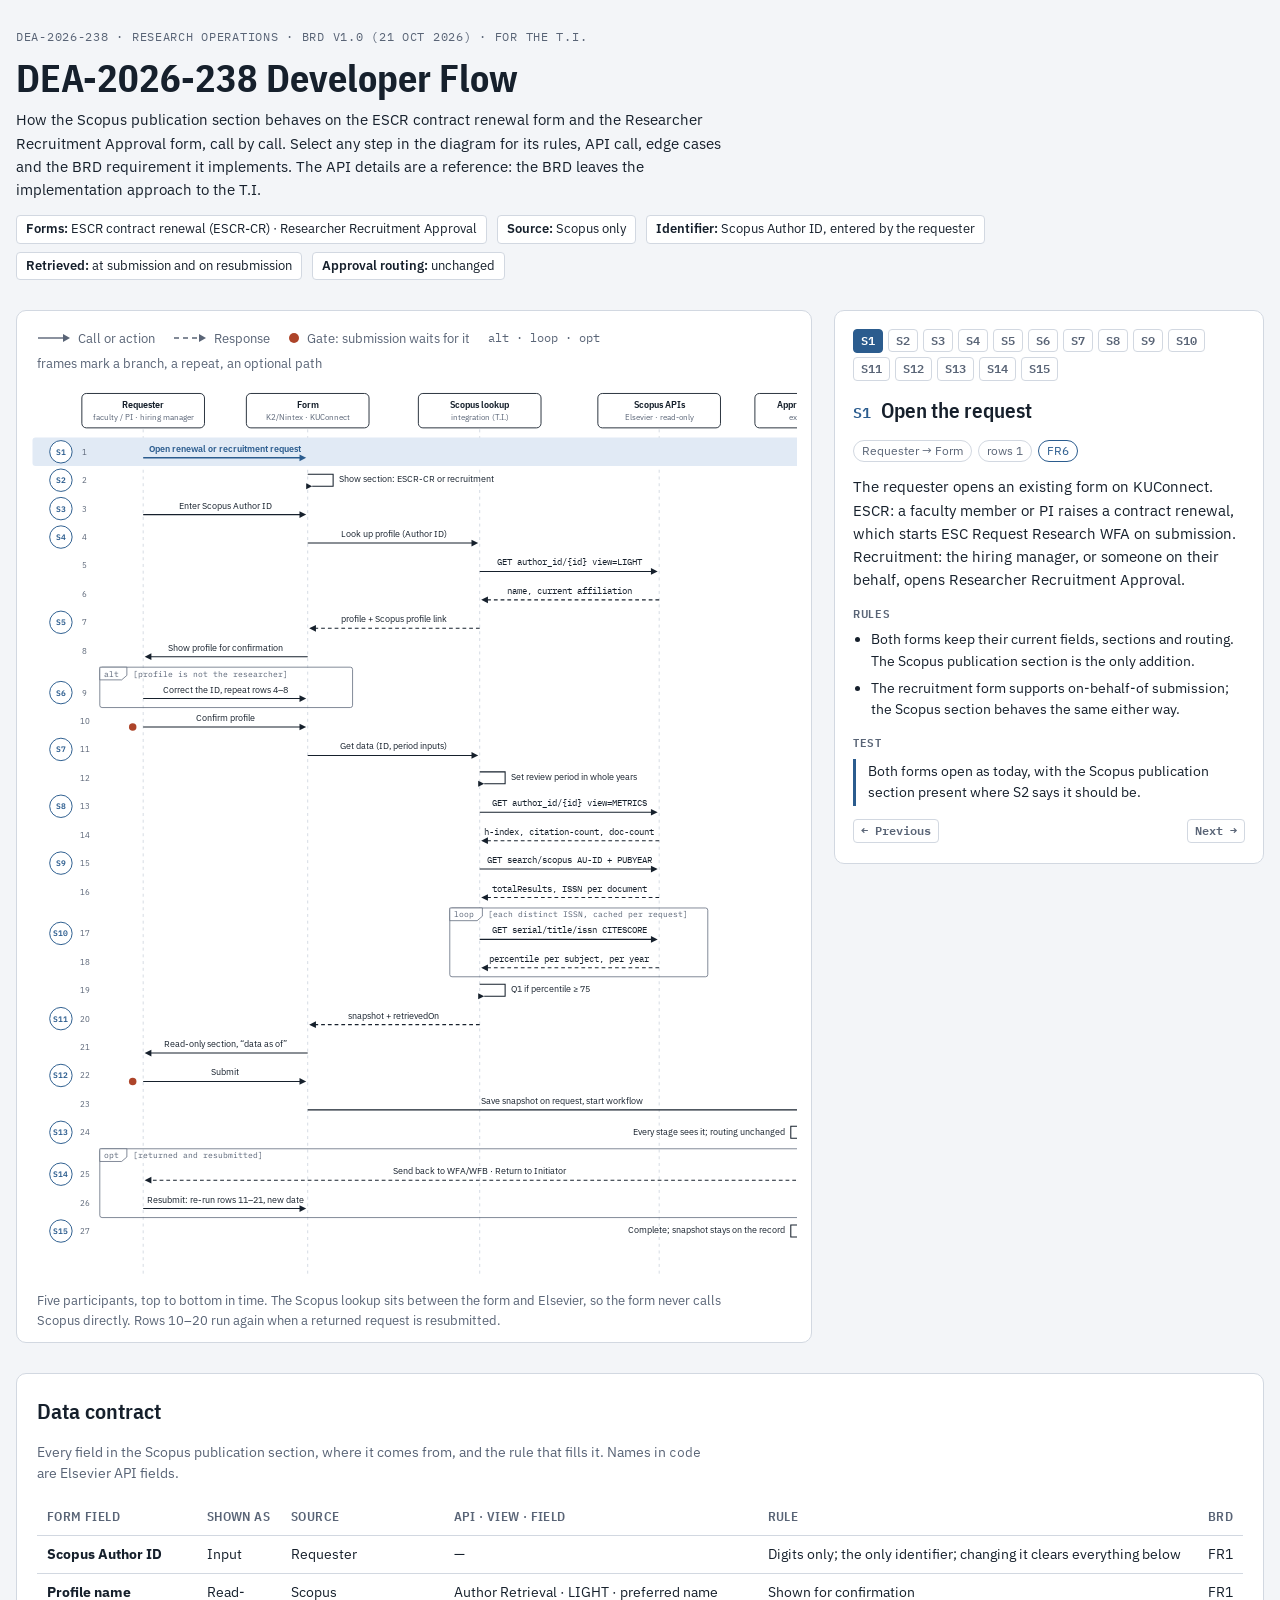
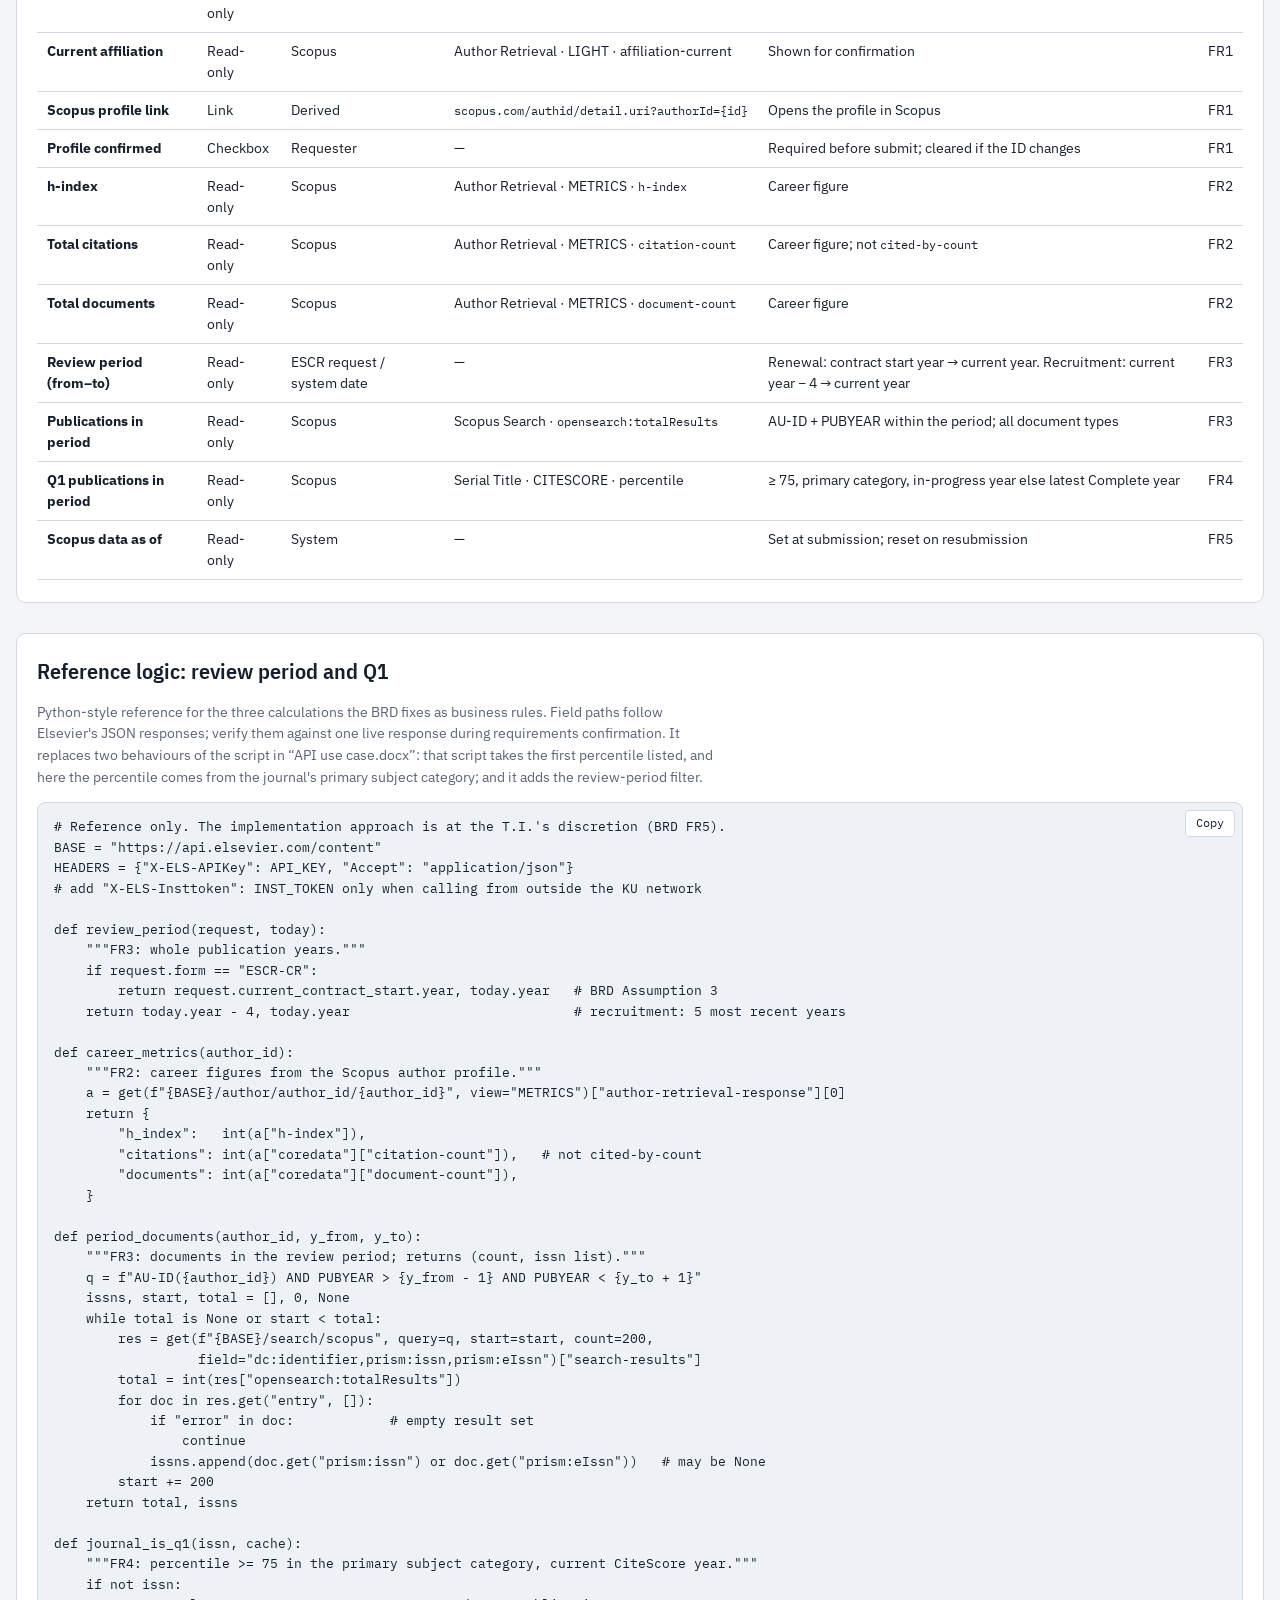
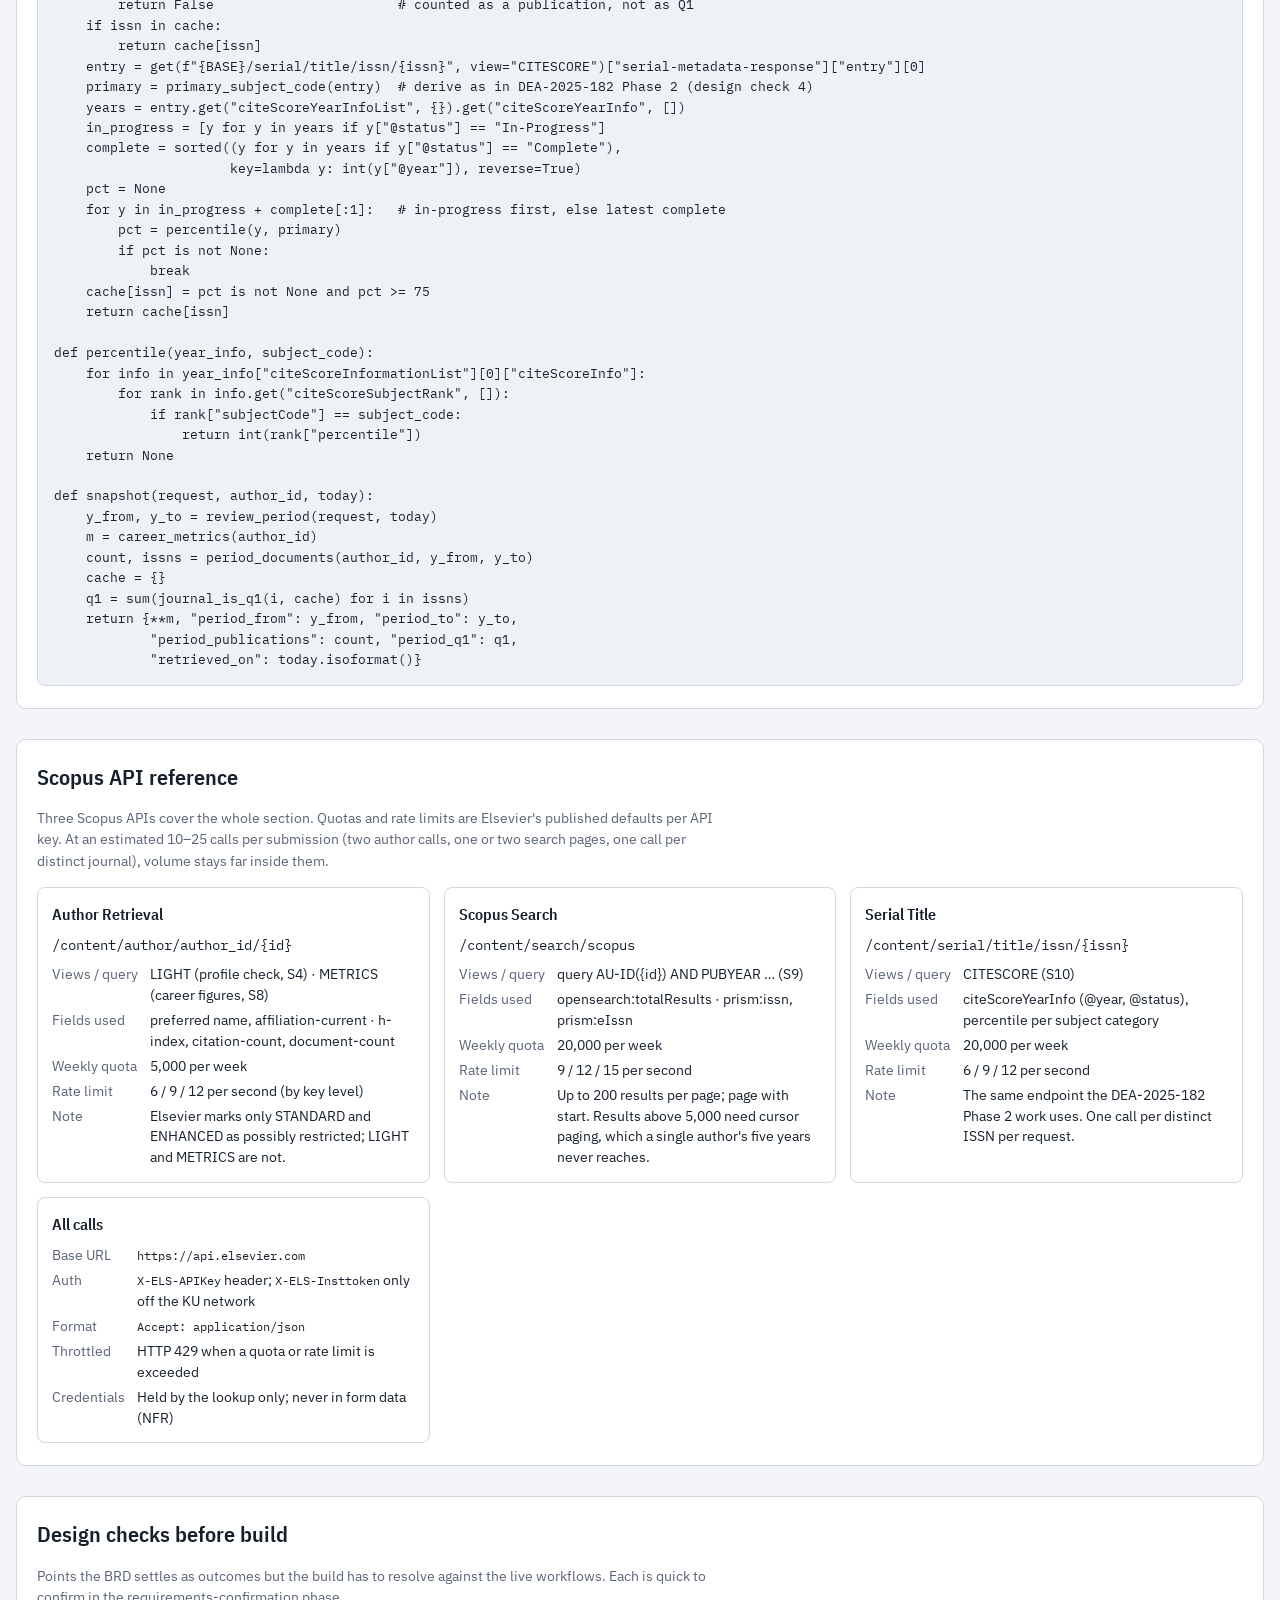
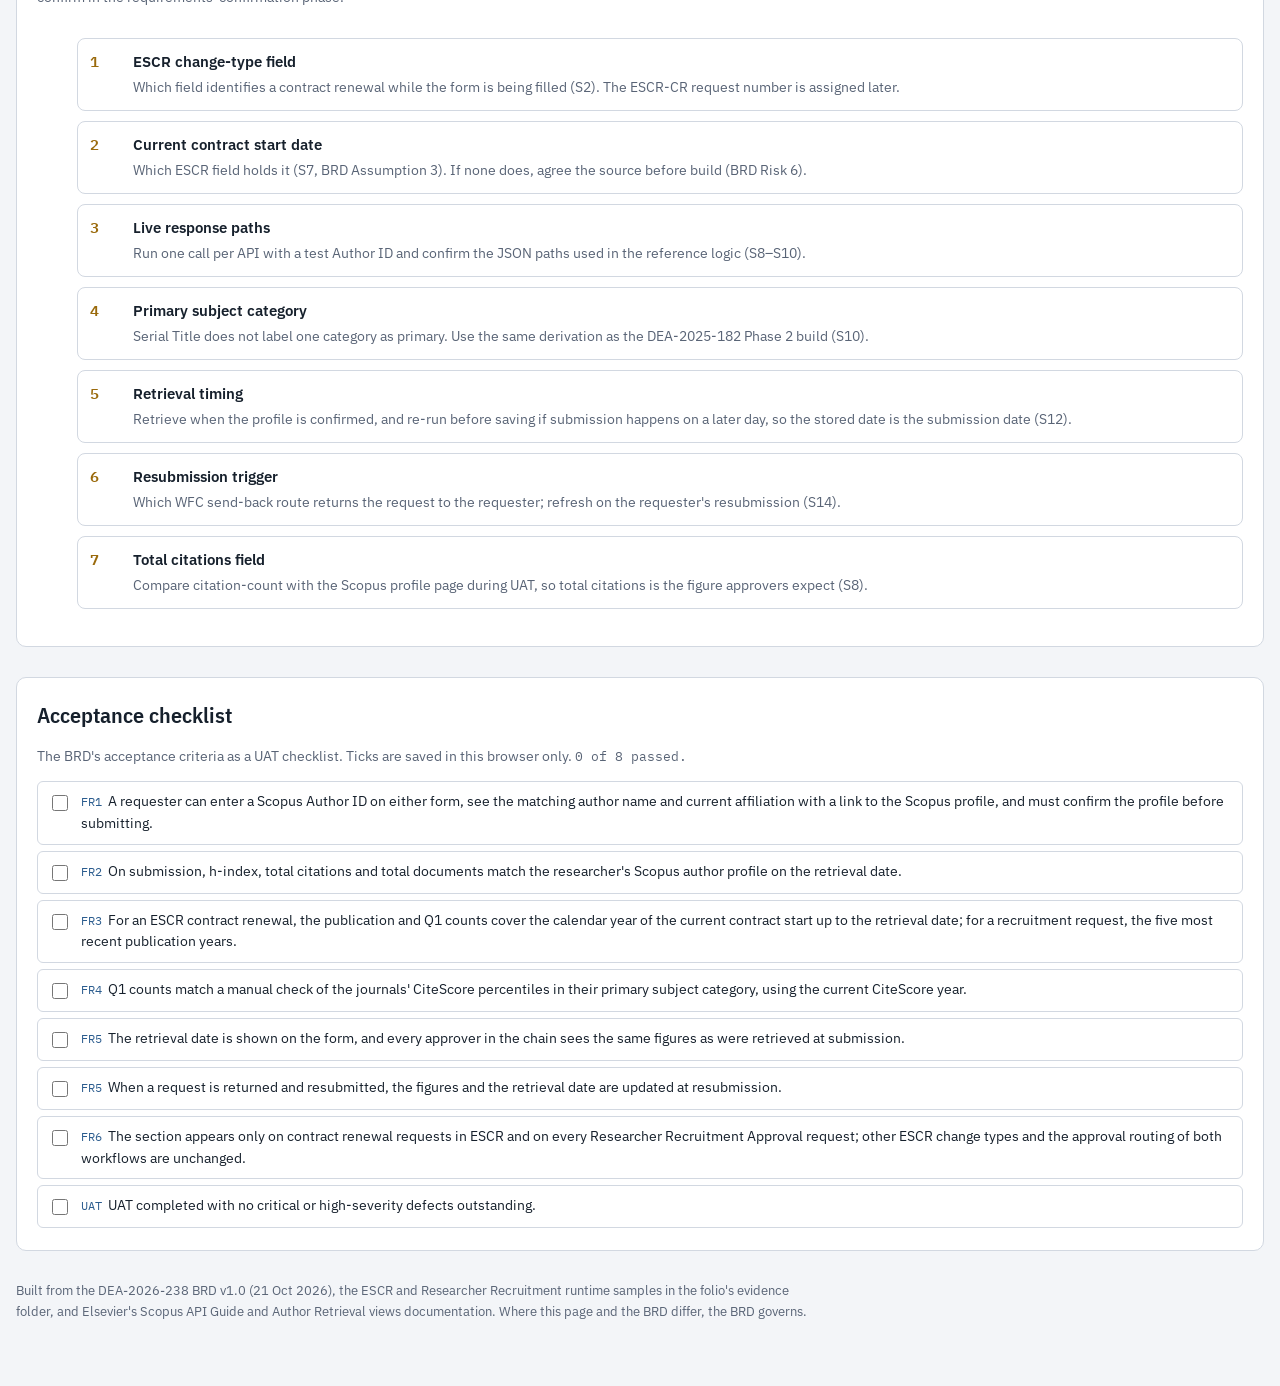
<file: web/illustrations/DEA-2026-238/v1.0/developer-flow.html>
<!doctype html><html><head><meta charset=utf8><meta name=viewport content="width=device-width,initial-scale=1,viewport-fit=cover"><style>:root{color-scheme:light;box-sizing:border-box;padding-top:env(safe-area-inset-top,0px);padding-bottom:env(safe-area-inset-bottom,0px)}html{scroll-padding-top:env(safe-area-inset-top,0px)}body{margin:0;padding:0;font:14px -apple-system,BlinkMacSystemFont,sans-serif;background:#fff;color:#000}img{max-width:100%}[hidden]:not([hidden=until-found i]){display:none!important}</style></head><body>
<title>DEA-2026-238 Developer Flow</title>
<meta name="claude:viewport-fit-sides" content="cover">
<link rel="preconnect" href="https://fonts.googleapis.com">
<link rel="preconnect" href="https://fonts.gstatic.com" crossorigin>
<link rel="stylesheet" href="https://fonts.googleapis.com/css2?family=IBM+Plex+Mono:wght@400;500;600&family=IBM+Plex+Sans+Condensed:wght@500;600;700&family=IBM+Plex+Sans:wght@400;500;600&display=swap">
<style>
/* Layout: a sequence diagram (five lifelines, top-to-bottom calls) beside a sticky step sheet; below it the data contract, reference code, API cards, design checks and the acceptance checklist. */
:root{
  --bg:#f3f5f8; --surface:#ffffff; --ink:#16202c; --muted:#596476; --rule:#d2d8e1; --grid:#e6eaf0;
  --accent:#2b5c8e; --accent-soft:#e1eaf5; --code-bg:#eef2f7;
  --warn:#9a6a0c; --warn-soft:#f7edd8; --gate:#ad4429; --gate-soft:#f6e3dc;
  --f-display:"IBM Plex Sans Condensed","Arial Narrow",system-ui,sans-serif;
  --f-body:"IBM Plex Sans",system-ui,-apple-system,"Segoe UI",sans-serif;
  --f-mono:"IBM Plex Mono",ui-monospace,"SFMono-Regular",Consolas,monospace;
}
@media (prefers-color-scheme: dark){:root:not([data-theme="light"]){
  --bg:#0f141b; --surface:#17202a; --ink:#e4e9f0; --muted:#98a3b3; --rule:#2b3644; --grid:#222c38;
  --accent:#86b5e6; --accent-soft:#1b2c40; --code-bg:#121a23;
  --warn:#e3b65a; --warn-soft:#33291a; --gate:#ec9175; --gate-soft:#3a2420; color-scheme:dark}}
:root[data-theme="dark"]{
  --bg:#0f141b; --surface:#17202a; --ink:#e4e9f0; --muted:#98a3b3; --rule:#2b3644; --grid:#222c38;
  --accent:#86b5e6; --accent-soft:#1b2c40; --code-bg:#121a23;
  --warn:#e3b65a; --warn-soft:#33291a; --gate:#ec9175; --gate-soft:#3a2420; color-scheme:dark}
*{box-sizing:border-box}
body{background:var(--bg);color:var(--ink);font-family:var(--f-body);font-size:15px;line-height:1.55;
  padding-left:max(16px,env(safe-area-inset-left,0px));padding-right:max(16px,env(safe-area-inset-right,0px));padding-block:28px 64px}
.wrap{max-width:1500px;margin:0 auto;display:grid;grid-template-columns:minmax(0,1fr);gap:30px}
.wrap>*{min-width:0}
h1,h2,h3{font-family:var(--f-display);text-wrap:balance;margin:0}
p{margin:0}
button{font:inherit;color:inherit}
:focus-visible{outline:2px solid var(--accent);outline-offset:2px}
code,.mono{font-family:var(--f-mono);font-size:.92em}
.eyebrow{font-family:var(--f-mono);font-size:12px;letter-spacing:.06em;text-transform:uppercase;color:var(--muted)}
header{display:grid;gap:10px}
h1{font-size:clamp(28px,4vw,38px);font-weight:700;line-height:1.1}
.lede{max-width:80ch}
.facts{display:flex;flex-wrap:wrap;gap:8px 10px;margin-top:4px}
.facts span{font-size:13px;padding:3px 9px;border:1px solid var(--rule);border-radius:4px;background:var(--surface)}
.facts b{font-weight:600}

/* main split */
.split{display:grid;grid-template-columns:minmax(0,1fr) minmax(0,430px);gap:22px;align-items:start}
.diagram{background:var(--surface);border:1px solid var(--rule);border-radius:10px;padding:16px 14px 10px;min-width:0}
.diagram figcaption{font-size:13px;color:var(--muted);padding:6px 6px 0;max-width:90ch}
.scroll{overflow-x:auto}
.scroll svg{display:block;width:100%;height:auto;min-width:860px}
.legend{display:flex;flex-wrap:wrap;gap:6px 18px;font-size:12.5px;color:var(--muted);padding:2px 6px 10px}
.legend span{display:inline-flex;gap:7px;align-items:center}

/* svg classes */
.life-box{fill:var(--surface);stroke:var(--ink);stroke-width:1.2}
.life-title{fill:var(--ink);font-family:var(--f-display);font-weight:600;font-size:14px}
.life-sub{fill:var(--muted);font-family:var(--f-body);font-size:11px}
.life-line{stroke:var(--line,var(--rule));stroke-width:1.2;stroke-dasharray:4 5}
.msg{stroke:var(--ink);stroke-width:1.4;fill:none}
.msg.ret{stroke-dasharray:5 4}
.lbl{fill:var(--ink);font-family:var(--f-body);font-size:12px}
.lbl.api{font-family:var(--f-mono);font-size:11.5px}
.ah{fill:var(--ink)}
.frame{fill:none;stroke:var(--muted);stroke-width:1}
.frame-tag{fill:var(--surface);stroke:var(--muted);stroke-width:1}
.frame-txt{fill:var(--muted);font-family:var(--f-mono);font-size:11px}
.badge{fill:var(--surface);stroke:var(--accent);stroke-width:1.3}
.badge-t{fill:var(--accent);font-family:var(--f-mono);font-weight:600;font-size:11px}
.band{fill:transparent}
.row{cursor:pointer}
.row:hover .band{fill:var(--grid)}
.row.on .band{fill:var(--accent-soft)}
.row.on .msg{stroke:var(--accent);stroke-width:2}
.row.on .ah{fill:var(--accent)}
.row.on .lbl{fill:var(--accent);font-weight:600}
.gate-dot{fill:var(--gate)}

/* step sheet */
.sheet{position:sticky;top:calc(env(safe-area-inset-top,0px) + 14px);background:var(--surface);border:1px solid var(--rule);border-radius:10px;padding:18px 18px 20px;display:grid;gap:13px;max-height:calc(100vh - 28px);overflow:auto;scroll-margin-top:14px}
.sheet-nav{display:flex;flex-wrap:wrap;gap:5px}
.sn{all:unset;cursor:pointer;font-family:var(--f-mono);font-size:11.5px;font-weight:600;padding:2px 7px;border:1px solid var(--rule);border-radius:4px;color:var(--muted)}
.sn:hover{border-color:var(--accent);color:var(--accent)}
.sn[aria-current="true"]{background:var(--accent);border-color:var(--accent);color:var(--surface)}
.sn:focus-visible{outline:2px solid var(--accent);outline-offset:2px}
.s-head{display:flex;gap:10px;align-items:baseline;flex-wrap:wrap}
.s-id{font-family:var(--f-mono);font-weight:600;color:var(--accent)}
.s-head h2{font-size:21px;font-weight:600}
.s-meta{display:flex;flex-wrap:wrap;gap:6px}
.tag{font-size:12px;padding:1px 8px;border-radius:999px;border:1px solid var(--rule);color:var(--muted)}
.tag.fr{border-color:var(--accent);color:var(--accent)}
.tag.gate{border-color:var(--gate);color:var(--gate);background:var(--gate-soft)}
.sheet h3{font-size:12px;font-weight:600;letter-spacing:.06em;text-transform:uppercase;color:var(--muted)}
.sheet ul{margin:0;padding-left:18px;display:grid;gap:5px;font-size:14px}
.sheet .blk{display:grid;gap:6px}
.api-box{background:var(--code-bg);border:1px solid var(--rule);border-radius:6px;padding:10px 12px;font-family:var(--f-mono);font-size:12.5px;line-height:1.55;overflow-x:auto;white-space:pre}
.check{background:var(--warn-soft);border-left:3px solid var(--warn);padding:9px 12px;border-radius:0 6px 6px 0;font-size:14px}
.check b{color:var(--warn)}
.test{font-size:14px;border-left:3px solid var(--accent);padding:2px 0 2px 12px}

/* lower sections */
section.card{background:var(--surface);border:1px solid var(--rule);border-radius:10px;padding:20px 20px 22px;display:grid;gap:14px;min-width:0}
section.card>h2{font-size:22px;font-weight:600}
section.card>p.sub{color:var(--muted);font-size:14px;max-width:85ch}
.tbl{overflow-x:auto}
table{border-collapse:collapse;width:100%;font-size:13.5px;min-width:820px}
th,td{text-align:left;vertical-align:top;padding:8px 10px;border-bottom:1px solid var(--rule)}
th{font-family:var(--f-display);font-weight:600;font-size:13px;letter-spacing:.03em;color:var(--muted);text-transform:uppercase}
td code{white-space:nowrap}
.two{display:grid;grid-template-columns:repeat(auto-fit,minmax(min(100%,330px),1fr));gap:14px}
.api-card{border:1px solid var(--rule);border-radius:8px;padding:14px;display:grid;gap:8px;align-content:start}
.api-card h3{font-size:16px;font-weight:600}
.api-card dl{margin:0;display:grid;grid-template-columns:auto 1fr;gap:4px 12px;font-size:13.5px}
.api-card dt{color:var(--muted)}
.api-card dd{margin:0;min-width:0;overflow-wrap:anywhere}
.codewrap{position:relative;min-width:0}
section.card>*{min-width:0}
.sheet>*{min-width:0}
pre.code{margin:0;background:var(--code-bg);border:1px solid var(--rule);border-radius:8px;padding:14px 16px;overflow-x:auto;font-family:var(--f-mono);font-size:12.8px;line-height:1.6}
.copy{position:absolute;top:8px;right:8px;font-family:var(--f-mono);font-size:12px;padding:3px 10px;border:1px solid var(--rule);border-radius:4px;background:var(--surface);cursor:pointer}
.copy:hover{border-color:var(--accent);color:var(--accent)}
.checks{display:grid;gap:10px;counter-reset:c}
.checks li{list-style:none}
.dc{display:grid;grid-template-columns:2.2em minmax(0,1fr);gap:4px 10px;padding:11px 12px;border:1px solid var(--rule);border-radius:8px}
.dc .n{font-family:var(--f-mono);font-weight:600;color:var(--warn)}
.dc b{font-weight:600}
.dc .why{color:var(--muted);font-size:14px;grid-column:2}
.accept{display:grid;gap:6px;margin:0;padding:0;list-style:none}
.accept label{display:grid;grid-template-columns:auto 1fr;gap:10px;align-items:start;padding:9px 10px;border:1px solid var(--rule);border-radius:6px;cursor:pointer;font-size:14px}
.accept input{margin-top:4px;accent-color:var(--accent);width:16px;height:16px}
.accept .ref{font-family:var(--f-mono);font-size:11.5px;color:var(--accent);margin-right:6px}
.prog{font-family:var(--f-mono);font-size:13px;color:var(--muted)}
footer{font-size:13px;color:var(--muted);max-width:100ch}

@media (max-width:1180px){
  .split{grid-template-columns:minmax(0,1fr)}
  .sheet{position:static;max-height:none}
}
@media (prefers-reduced-motion:reduce){*{transition:none!important;scroll-behavior:auto!important}}
</style>

<div class="wrap">
  <header>
    <div class="eyebrow">DEA-2026-238 · Research Operations · BRD v1.0 (21 Oct 2026) · for the T.I.</div>
    <h1>DEA-2026-238 Developer Flow</h1>
    <p class="lede">How the Scopus publication section behaves on the ESCR contract renewal form and the Researcher Recruitment Approval form, call by call. Select any step in the diagram for its rules, API call, edge cases and the BRD requirement it implements. The API details are a reference: the BRD leaves the implementation approach to the T.I.</p>
    <div class="facts">
      <span><b>Forms:</b> ESCR contract renewal (ESCR-CR) · Researcher Recruitment Approval</span>
      <span><b>Source:</b> Scopus only</span>
      <span><b>Identifier:</b> Scopus Author ID, entered by the requester</span>
      <span><b>Retrieved:</b> at submission and on resubmission</span>
      <span><b>Approval routing:</b> unchanged</span>
    </div>
  </header>

  <div class="split">
    <figure class="diagram" style="margin:0">
      <div class="legend">
        <span><svg width="34" height="10" viewBox="0 0 34 10" aria-hidden="true"><path d="M1 5 H26" stroke="currentColor" stroke-width="1.4"/><path d="M26 1 L33 5 L26 9 Z" fill="currentColor"/></svg>Call or action</span>
        <span><svg width="34" height="10" viewBox="0 0 34 10" aria-hidden="true"><path d="M1 5 H26" stroke="currentColor" stroke-width="1.4" stroke-dasharray="5 4"/><path d="M26 1 L33 5 L26 9 Z" fill="currentColor"/></svg>Response</span>
        <span><svg width="12" height="12" viewBox="0 0 12 12" aria-hidden="true"><circle cx="6" cy="6" r="5" class="gate-dot"/></svg>Gate: submission waits for it</span>
        <span class="mono">alt · loop · opt</span> frames mark a branch, a repeat, an optional path
      </div>
      <div class="scroll"><svg id="seq" role="img" aria-label="Sequence of the Scopus publication section: the requester enters a Scopus Author ID, the form looks up and confirms the profile, the lookup reads career metrics, review-period publications and journal percentiles from Scopus, the form stores a dated snapshot at submission, approvers see it unchanged, and a returned request refreshes it on resubmission."></svg></div>
      <figcaption>Five participants, top to bottom in time. The Scopus lookup sits between the form and Elsevier, so the form never calls Scopus directly. Rows 10–20 run again when a returned request is resubmitted.</figcaption>
    </figure>
    <aside class="sheet" id="sheet" aria-live="polite"></aside>
  </div>

  <section class="card" id="contract">
    <h2>Data contract</h2>
    <p class="sub">Every field in the Scopus publication section, where it comes from, and the rule that fills it. Names in <code>code</code> are Elsevier API fields.</p>
    <div class="tbl"><table>
      <thead><tr><th>Form field</th><th>Shown as</th><th>Source</th><th>API · view · field</th><th>Rule</th><th>BRD</th></tr></thead>
      <tbody id="contract-rows"></tbody>
    </table></div>
  </section>

  <section class="card" id="code">
    <h2>Reference logic: review period and Q1</h2>
    <p class="sub">Python-style reference for the three calculations the BRD fixes as business rules. Field paths follow Elsevier's JSON responses; verify them against one live response during requirements confirmation. It replaces two behaviours of the script in “API use case.docx”: that script takes the first percentile listed, and here the percentile comes from the journal's primary subject category; and it adds the review-period filter.</p>
    <div class="codewrap"><button class="copy" type="button" id="copy">Copy</button><pre class="code" id="ref"></pre></div>
  </section>

  <section class="card" id="apis">
    <h2>Scopus API reference</h2>
    <p class="sub">Three Scopus APIs cover the whole section. Quotas and rate limits are Elsevier's published defaults per API key. At an estimated 10–25 calls per submission (two author calls, one or two search pages, one call per distinct journal), volume stays far inside them.</p>
    <div class="two" id="api-cards"></div>
  </section>

  <section class="card" id="checks">
    <h2>Design checks before build</h2>
    <p class="sub">Points the BRD settles as outcomes but the build has to resolve against the live workflows. Each is quick to confirm in the requirements-confirmation phase.</p>
    <ol class="checks" id="check-list"></ol>
  </section>

  <section class="card" id="accept">
    <h2>Acceptance checklist</h2>
    <p class="sub">The BRD's acceptance criteria as a UAT checklist. Ticks are saved in this browser only. <span class="prog" id="prog"></span></p>
    <ul class="accept" id="accept-list"></ul>
  </section>

  <footer>Built from the DEA-2026-238 BRD v1.0 (21 Oct 2026), the ESCR and Researcher Recruitment runtime samples in the folio's evidence folder, and Elsevier's Scopus API Guide and Author Retrieval views documentation. Where this page and the BRD differ, the BRD governs.</footer>
</div>

<script>
const L={req:{x:150,t:"Requester",s:"faculty / PI · hiring manager"},form:{x:370,t:"Form",s:"K2/Nintex · KUConnect"},look:{x:600,t:"Scopus lookup",s:"integration (T.I.)"},api:{x:840,t:"Scopus APIs",s:"Elsevier · read-only"},wf:{x:1050,t:"Approval workflow",s:"existing chains"}};
const W=1150, TOP=96, STEP=38;
// rows: [step, from, to, label, kind]  kind: c=call r=response s=self
const R=[
 ["S1","req","form","Open renewal or recruitment request","c"],
 ["S2","form","form","Show section: ESCR-CR or recruitment","s"],
 ["S3","req","form","Enter Scopus Author ID","c"],
 ["S4","form","look","Look up profile (Author ID)","c"],
 ["S4","look","api","GET author_id/{id}  view=LIGHT","c",1],
 ["S4","api","look","name, current affiliation","r",1],
 ["S5","look","form","profile + Scopus profile link","r"],
 ["S5","form","req","Show profile for confirmation","c"],
 ["S6","req","form","Correct the ID, repeat rows 4–8","c"],
 ["S6","req","form","Confirm profile","c"],
 ["S7","form","look","Get data (ID, period inputs)","c"],
 ["S7","look","look","Set review period in whole years","s"],
 ["S8","look","api","GET author_id/{id}  view=METRICS","c",1],
 ["S8","api","look","h-index, citation-count, doc-count","r",1],
 ["S9","look","api","GET search/scopus  AU-ID + PUBYEAR","c",1],
 ["S9","api","look","totalResults, ISSN per document","r",1],
 ["S10","look","api","GET serial/title/issn  CITESCORE","c",1],
 ["S10","api","look","percentile per subject, per year","r",1],
 ["S10","look","look","Q1 if percentile ≥ 75","s"],
 ["S11","look","form","snapshot + retrievedOn","r"],
 ["S11","form","req","Read-only section, “data as of”","c"],
 ["S12","req","form","Submit","c"],
 ["S12","form","wf","Save snapshot on request, start workflow","c"],
 ["S13","wf","wf","Every stage sees it; routing unchanged","s"],
 ["S14","wf","req","Send back to WFA/WFB · Return to Initiator","r"],
 ["S14","req","form","Resubmit: re-run rows 11–21, new date","c"],
 ["S15","wf","wf","Complete; snapshot stays on the record","s"]
];
const FRAMES=[{t:"alt",l:"profile is not the researcher",a:8,b:8,x1:92,x2:430},{t:"loop",l:"each distinct ISSN, cached per request",a:16,b:17,x1:560,x2:905},{t:"opt",l:"returned and resubmitted",a:24,b:25,x1:92,x2:1110}];
const GATES={9:true,21:true};
const NS="http://www.w3.org/2000/svg";
const svg=document.getElementById("seq");
const GAP=18;
function yOf(i){return TOP+i*STEP+GAP*FRAMES.filter(f=>f.a<=i).length;}
const H=yOf(R.length-1)+STEP+30;
svg.setAttribute("viewBox",`0 0 ${W} ${H}`);
function el(n,a,p){const e=document.createElementNS(NS,n);for(const k in a)e.setAttribute(k,a[k]);(p||svg).appendChild(e);return e;}
function txt(s,a,p){const e=el("text",a,p);e.textContent=s;return e;}
// lifelines
Object.values(L).forEach(l=>{
  el("line",{x1:l.x,y1:62,x2:l.x,y2:H-14,class:"life-line"});
  el("rect",{x:l.x-82,y:14,width:164,height:46,rx:6,class:"life-box"});
  txt(l.t,{x:l.x,y:34,"text-anchor":"middle",class:"life-title"});
  txt(l.s,{x:l.x,y:50,"text-anchor":"middle",class:"life-sub"});
});
// frames (drawn under rows)
FRAMES.forEach(f=>{
  const y1=yOf(f.a)-38,y2=yOf(f.b)+16;
  el("rect",{x:f.x1,y:y1,width:f.x2-f.x1,height:y2-y1,rx:3,class:"frame"});
  const w=f.t.length*7.4+14;
  el("path",{d:`M${f.x1} ${y1} H${f.x1+w} V${y1+11} L${f.x1+w-7} ${y1+17} H${f.x1} Z`,class:"frame-tag"});
  txt(f.t,{x:f.x1+6,y:y1+12.5,class:"frame-txt"});
  txt("["+f.l+"]",{x:f.x1+w+8,y:y1+12.5,class:"frame-txt"});
});
// rows
const rowEls=[];let lastStep=null;
R.forEach((r,i)=>{
  const [s,from,to,label,kind,isApi]=r;const y=yOf(i);
  const g=el("g",{class:"row","data-step":s,tabindex:"-1"});
  el("rect",{x:2,y:y-STEP/2-4,width:W-4,height:STEP,class:"band",rx:4},g);
  if(s!==lastStep){el("circle",{cx:40,cy:y-4,r:15,class:"badge"},g);txt(s,{x:40,y:y,"text-anchor":"middle",class:"badge-t"},g);lastStep=s;}
  txt(String(i+1),{x:72,y:y,"text-anchor":"middle",class:"life-sub"},g);
  const x1=L[from].x,x2=L[to].x;
  if(kind==="s"){
    const left=from==="wf";const dx=left?-34:34;
    el("path",{d:`M${x1} ${y-12} H${x1+dx} V${y+4} H${x1+(left?-6:6)}`,class:"msg"},g);
    const ax=x1+(left?-6:6);
    el("path",{d:left?`M${ax} ${y+4} l8 -4 v8 Z`:`M${ax} ${y+4} l-8 -4 v8 Z`,class:"ah"},g);
    txt(label,{x:x1+(left?-42:42),y:y-1,"text-anchor":left?"end":"start",class:"lbl"},g);
  }else{
    const dir=x2>x1?1:-1;const xe=x2-dir*2;
    el("line",{x1:x1,y1:y+4,x2:xe-dir*7,y2:y+4,class:"msg"+(kind==="r"?" ret":"")},g);
    el("path",{d:`M${xe} ${y+4} l${-dir*9} -4.5 v9 Z`,class:"ah"},g);
    txt(label,{x:(x1+x2)/2,y:y-4,"text-anchor":"middle",class:"lbl"+(isApi?" api":"")},g);
  }
  if(GATES[i]){el("circle",{cx:L.req.x-14,cy:y+4,r:5,class:"gate-dot"},g);}
  g.addEventListener("click",()=>select(s,true));
  rowEls.push(g);
});

const S={
 S1:{t:"Open the request",lane:"Requester → Form",fr:["FR6"],
  what:"The requester opens an existing form on KUConnect. ESCR: a faculty member or PI raises a contract renewal, which starts ESC Request Research WFA on submission. Recruitment: the hiring manager, or someone on their behalf, opens Researcher Recruitment Approval.",
  rules:["Both forms keep their current fields, sections and routing. The Scopus publication section is the only addition.","The recruitment form supports on-behalf-of submission; the Scopus section behaves the same either way."],
  test:"Both forms open as today, with the Scopus publication section present where S2 says it should be."},
 S2:{t:"Decide whether the section shows",lane:"Form",fr:["FR6"],
  what:"The form shows the Scopus publication section only where the BRD puts it in scope.",
  rules:["ESCR: show only when the change type is Contract Renewal (request numbers start ESCR-CR-).","ESCR transfer, promotion, salary change and non-renewal requests: section hidden, form unchanged.","Researcher Recruitment Approval: show on every request."],
  check:"Confirm which ESCR field carries the change type at the time the form is filled. The request number prefix is set later, so the condition should read the change-type field itself.",
  test:"Open an ESCR transfer request: no Scopus section. Open an ESCR renewal and a recruitment request: section present."},
 S3:{t:"Enter the Scopus Author ID",lane:"Requester → Form",fr:["FR1"],
  what:"The requester types the researcher's Scopus Author ID: the researcher for a renewal, the candidate for a recruitment request.",
  rules:["The Scopus Author ID is the only identifier. The form never searches Scopus by name.","Accept digits only (Scopus Author IDs are usually 10–11 digits). Trim spaces before validating.","Optional convenience: accept a pasted Scopus profile URL and take the authorId value from it."],
  edge:["Non-numeric input: inline message, no lookup.","ID changed after a profile was confirmed: clear the confirmation and every retrieved value, then look up again."],
  test:"Entering letters or an empty value does not trigger a lookup; entering a valid ID does."},
 S4:{t:"Look up the profile",lane:"Form → Lookup → Scopus",fr:["FR1"],
  what:"The form asks the Scopus lookup for the profile; the lookup calls Author Retrieval and returns the author's name and current affiliation.",
  api:"GET https://api.elsevier.com/content/author/author_id/{id}?view=LIGHT\nHeaders:\n  X-ELS-APIKey: <key>\n  Accept: application/json\n  X-ELS-Insttoken: <token>   (only when calling from outside the KU network)\nReturns: preferred name, current affiliation\n         (name, city, country), document-count",
  rules:["LIGHT is not marked as entitlement-restricted by Elsevier.","Credentials live in the lookup, never in the form or its data (NFR: Credential Security)."],
  edge:["No profile for the ID: tell the requester no Scopus profile was found and let them correct the ID (back to S3).","HTTP 429 means a quota or throttle limit was reached (Elsevier's documented behaviour)."],
  test:"A known ID returns the correct name and affiliation within the time the requester is filling the form."},
 S5:{t:"Show the profile for confirmation",lane:"Lookup → Form → Requester",fr:["FR1"],
  what:"The form shows the author name, current affiliation and a link to the Scopus profile so the requester can check it is the right person.",
  rules:["Profile link: https://www.scopus.com/authid/detail.uri?authorId={id}","Show the values read-only. Nothing is editable in the Scopus section except the Author ID."],
  test:"The link opens the same author profile in Scopus."},
 S6:{t:"Confirm or correct",lane:"Requester → Form",fr:["FR1"],gate:true,
  what:"The requester confirms that the profile belongs to the researcher. If it doesn't, they correct the ID and the profile is retrieved again.",
  rules:["Submission is blocked until the profile is confirmed.","Confirmation is tied to the ID: changing the ID clears it."],
  test:"Submit is unavailable before confirmation and becomes available after it; changing the ID makes it unavailable again."},
 S7:{t:"Set the review period",lane:"Form → Lookup",fr:["FR3"],
  what:"The lookup works out which publication years count for this request.",
  rules:["ESCR contract renewal: from the calendar year the current contract started, to the current year.","Recruitment: the five most recent publication years, including the current year (current year − 4 to current year).","Periods are whole publication years, matching how Scopus records publication dates.","Example: contract started Mar 2024, retrieved Oct 2026 → 2024–2026. Recruitment in 2026 → 2022–2026."],
  check:"Confirm the ESCR field that holds the current contract start date (BRD Assumption 3). If the request doesn't hold it, agree its source before build (BRD Risk 6).",
  test:"Renewal and recruitment requests show the correct from–to years for the cases above."},
 S8:{t:"Read career metrics",lane:"Lookup → Scopus",fr:["FR2"],
  what:"The lookup reads the three career figures from the author profile.",
  api:"GET https://api.elsevier.com/content/author/author_id/{id}?view=METRICS\nReturns:\n  h-index          → h-index\n  citation-count   → total citations\n  document-count   → total documents",
  rules:["All three are career figures for the whole Scopus profile. They are not limited to the review period.","Use citation-count for total citations. cited-by-count is the number of citing documents, a different figure.","Scopus is the only source. Do not read Khazna (Pure), Fusion or Fibi metrics."],
  check:"During UAT, compare the three figures with the researcher's Scopus profile page for the same day.",
  test:"h-index, citations and documents match the Scopus profile on the retrieval date."},
 S9:{t:"Count publications in the period",lane:"Lookup → Scopus",fr:["FR3"],
  what:"The lookup searches Scopus for the author's documents in the review period. The result count is the period publication count; the ISSNs feed the Q1 step.",
  api:"GET https://api.elsevier.com/content/search/scopus\n  ?query=AU-ID({id}) AND PUBYEAR > {from-1} AND PUBYEAR < {to+1}\n  &field=dc:identifier,prism:issn,prism:eIssn\n  &count=200&start=0        (page with start while start < total)\nReturns: opensearch:totalResults, entry[] with prism:issn / prism:eIssn",
  rules:["Publications in period = opensearch:totalResults.","All Scopus document types count, the same basis as total documents.","Use prism:issn, falling back to prism:eIssn, for each document."],
  edge:["No documents in the period: both period counts are 0. Scopus returns an empty result as a single entry with an error note and totalResults 0."],
  test:"The period count matches a Scopus search for the same author and years."},
 S10:{t:"Classify Q1 journals",lane:"Lookup ↔ Scopus (loop)",fr:["FR4"],
  what:"For each distinct ISSN, the lookup reads the journal's CiteScore percentiles and counts the paper as Q1 when the rule is met.",
  api:"GET https://api.elsevier.com/content/serial/title/issn/{issn}?view=CITESCORE\nReturns: citeScoreYearInfo[] (@year, @status Complete | In-Progress)\n         with a percentile per subject category",
  rules:["Q1 = percentile ≥ 75 in the journal's primary subject category.","Year: the in-progress CiteScore year where it has a percentile, otherwise the latest Complete year.","Same rule as DEA-2025-182, so KU keeps one Q1 definition.","A document with no ISSN, or a journal with no CiteScore percentile, counts as a publication but not as Q1.","Call each ISSN once per request and reuse the result for the other papers in that journal."],
  check:"Serial Title does not label one category as primary. Derive the primary category the same way as the DEA-2025-182 Phase 2 build, so both processes agree.",
  test:"Q1 count matches a manual check of the journals' percentiles in their primary category for the current CiteScore year."},
 S11:{t:"Compose the snapshot",lane:"Lookup → Form → Requester",fr:["FR5"],
  what:"The lookup returns one snapshot; the form shows it read-only with its date.",
  rules:["Snapshot fields: Author ID, name, affiliation, profile link, h-index, total citations, total documents, period from and to years, publications in period, Q1 publications in period, retrievedOn.","The form shows “Scopus data as of {retrievedOn}”."],
  test:"The section shows all values with the retrieval date."},
 S12:{t:"Submit and store",lane:"Requester → Form → Workflow",fr:["FR2","FR5"],gate:true,
  what:"On submit, the snapshot is saved on the request and the existing workflow starts.",
  rules:["The BRD fixes the figures at submission. If the form was saved and is submitted on a later day than the retrieval, run rows 11–20 again before saving, so retrievedOn is the submission date.","ESCR: submission starts ESC Request Research WFA as today. Recruitment: submission starts Researcher Recruitment Approval as today.","Implementation approach for retrieving and storing is at the T.I.'s discretion (FR5)."],
  test:"The stored values and date on the submitted request match what the requester saw."},
 S13:{t:"Approvals see the same figures",lane:"Workflow",fr:["FR5","FR6"],
  what:"Every approver sees the Scopus section exactly as stored. Nothing refreshes between stages.",
  rules:["ESCR chain (unchanged): WFA → WFB → WFC (Approval ESC, letters, approvals).","Recruitment chain (unchanged): Hiring Manager → PI (when the hiring manager is not the PI) → Associate Director, Research Services → Director, Research Services → Associate Provost of Research → Provost → Recruitment Manager → HR Director.","The section is read-only at every stage and follows each form's existing access rules."],
  test:"An approver at the last stage sees the same figures and date as the first."},
 S14:{t:"Returned and resubmitted",lane:"Workflow → Requester → Form",fr:["FR5"],
  what:"When a request comes back to the requester and is resubmitted, the figures are retrieved again and the date updated.",
  rules:["ESCR: WFC can send a request back to WFA or WFB. Recruitment: Return to Initiator.","On resubmission, re-run rows 11–21 with the confirmed ID. If the requester changes the ID, go back to S4–S6 first.","Store the new snapshot with its new retrievedOn."],
  check:"Confirm which WFC send-back route returns the request to the requester. The refresh is tied to the requester's resubmission, not to every workflow restart.",
  test:"A returned and resubmitted request shows a new retrieval date and freshly retrieved figures."},
 S15:{t:"Complete",lane:"Workflow",fr:["FR5"],
  what:"The request completes through its existing final steps. The snapshot stays on the closed request as the record of what the decision was based on.",
  rules:["No further Scopus calls after completion.","No copy of the data is kept outside the request (BRD Scope Exclusion: no standing background sync, no reporting store)."],
  test:"A completed request still shows the Scopus section with its retrieval date."}
};

const sheet=document.getElementById("sheet");
const steps=Object.keys(S);
function rowsOf(s){return R.map((r,i)=>r[0]===s?i+1:null).filter(Boolean);}
function select(s,user){
  rowEls.forEach(g=>g.classList.toggle("on",g.dataset.step===s));
  const d=S[s],rows=rowsOf(s);
  const list=(a)=>a&&a.length?`<ul>${a.map(x=>`<li>${x}</li>`).join("")}</ul>`:"";
  sheet.innerHTML=`
   <nav class="sheet-nav" aria-label="Steps">${steps.map(k=>`<button type="button" class="sn" data-s="${k}" aria-current="${k===s}">${k}</button>`).join("")}</nav>
   <div class="s-head"><span class="s-id">${s}</span><h2>${d.t}</h2></div>
   <div class="s-meta"><span class="tag">${d.lane}</span><span class="tag">rows ${rows[0]}${rows.length>1?"–"+rows[rows.length-1]:""}</span>${d.fr.map(f=>`<span class="tag fr">${f}</span>`).join("")}${d.gate?'<span class="tag gate">Gate</span>':""}</div>
   <p>${d.what}</p>
   ${d.api?`<div class="blk"><h3>API call</h3><div class="api-box">${d.api.replace(/</g,"&lt;")}</div></div>`:""}
   <div class="blk"><h3>Rules</h3>${list(d.rules)}</div>
   ${d.edge?`<div class="blk"><h3>Edge cases</h3>${list(d.edge)}</div>`:""}
   ${d.check?`<p class="check"><b>Design check.</b> ${d.check}</p>`:""}
   <div class="blk"><h3>Test</h3><p class="test">${d.test}</p></div>
   <div style="display:flex;gap:8px;justify-content:space-between">
     <button type="button" class="sn" data-s="${steps[Math.max(0,steps.indexOf(s)-1)]}">← Previous</button>
     <button type="button" class="sn" data-s="${steps[Math.min(steps.length-1,steps.indexOf(s)+1)]}">Next →</button>
   </div>`;
  sheet.querySelectorAll("[data-s]").forEach(b=>b.addEventListener("click",()=>select(b.dataset.s,false)));
  try{history.replaceState(null,"","#"+s);}catch(_){}
  if(user&&window.matchMedia("(max-width:1180px)").matches){
    sheet.scrollIntoView({behavior:matchMedia("(prefers-reduced-motion: reduce)").matches?"auto":"smooth",block:"start"});
  }
}

const C=[
 ["Scopus Author ID","Input","Requester","—","Digits only; the only identifier; changing it clears everything below","FR1"],
 ["Profile name","Read-only","Scopus","Author Retrieval · LIGHT · preferred name","Shown for confirmation","FR1"],
 ["Current affiliation","Read-only","Scopus","Author Retrieval · LIGHT · affiliation-current","Shown for confirmation","FR1"],
 ["Scopus profile link","Link","Derived","<code>scopus.com/authid/detail.uri?authorId={id}</code>","Opens the profile in Scopus","FR1"],
 ["Profile confirmed","Checkbox","Requester","—","Required before submit; cleared if the ID changes","FR1"],
 ["h-index","Read-only","Scopus","Author Retrieval · METRICS · <code>h-index</code>","Career figure","FR2"],
 ["Total citations","Read-only","Scopus","Author Retrieval · METRICS · <code>citation-count</code>","Career figure; not <code>cited-by-count</code>","FR2"],
 ["Total documents","Read-only","Scopus","Author Retrieval · METRICS · <code>document-count</code>","Career figure","FR2"],
 ["Review period (from–to)","Read-only","ESCR request / system date","—","Renewal: contract start year → current year. Recruitment: current year − 4 → current year","FR3"],
 ["Publications in period","Read-only","Scopus","Scopus Search · <code>opensearch:totalResults</code>","AU-ID + PUBYEAR within the period; all document types","FR3"],
 ["Q1 publications in period","Read-only","Scopus","Serial Title · CITESCORE · percentile","≥ 75, primary category, in-progress year else latest Complete year","FR4"],
 ["Scopus data as of","Read-only","System","—","Set at submission; reset on resubmission","FR5"]
];
document.getElementById("contract-rows").innerHTML=C.map(r=>`<tr>${r.map((c,i)=>`<td>${i===0?`<b>${c}</b>`:c}</td>`).join("")}</tr>`).join("");

const CODE=`# Reference only. The implementation approach is at the T.I.'s discretion (BRD FR5).
BASE = "https://api.elsevier.com/content"
HEADERS = {"X-ELS-APIKey": API_KEY, "Accept": "application/json"}
# add "X-ELS-Insttoken": INST_TOKEN only when calling from outside the KU network

def review_period(request, today):
    """FR3: whole publication years."""
    if request.form == "ESCR-CR":
        return request.current_contract_start.year, today.year   # BRD Assumption 3
    return today.year - 4, today.year                            # recruitment: 5 most recent years

def career_metrics(author_id):
    """FR2: career figures from the Scopus author profile."""
    a = get(f"{BASE}/author/author_id/{author_id}", view="METRICS")["author-retrieval-response"][0]
    return {
        "h_index":   int(a["h-index"]),
        "citations": int(a["coredata"]["citation-count"]),   # not cited-by-count
        "documents": int(a["coredata"]["document-count"]),
    }

def period_documents(author_id, y_from, y_to):
    """FR3: documents in the review period; returns (count, issn list)."""
    q = f"AU-ID({author_id}) AND PUBYEAR > {y_from - 1} AND PUBYEAR < {y_to + 1}"
    issns, start, total = [], 0, None
    while total is None or start < total:
        res = get(f"{BASE}/search/scopus", query=q, start=start, count=200,
                  field="dc:identifier,prism:issn,prism:eIssn")["search-results"]
        total = int(res["opensearch:totalResults"])
        for doc in res.get("entry", []):
            if "error" in doc:            # empty result set
                continue
            issns.append(doc.get("prism:issn") or doc.get("prism:eIssn"))   # may be None
        start += 200
    return total, issns

def journal_is_q1(issn, cache):
    """FR4: percentile >= 75 in the primary subject category, current CiteScore year."""
    if not issn:
        return False                       # counted as a publication, not as Q1
    if issn in cache:
        return cache[issn]
    entry = get(f"{BASE}/serial/title/issn/{issn}", view="CITESCORE")["serial-metadata-response"]["entry"][0]
    primary = primary_subject_code(entry)  # derive as in DEA-2025-182 Phase 2 (design check 4)
    years = entry.get("citeScoreYearInfoList", {}).get("citeScoreYearInfo", [])
    in_progress = [y for y in years if y["@status"] == "In-Progress"]
    complete = sorted((y for y in years if y["@status"] == "Complete"),
                      key=lambda y: int(y["@year"]), reverse=True)
    pct = None
    for y in in_progress + complete[:1]:   # in-progress first, else latest complete
        pct = percentile(y, primary)
        if pct is not None:
            break
    cache[issn] = pct is not None and pct >= 75
    return cache[issn]

def percentile(year_info, subject_code):
    for info in year_info["citeScoreInformationList"][0]["citeScoreInfo"]:
        for rank in info.get("citeScoreSubjectRank", []):
            if rank["subjectCode"] == subject_code:
                return int(rank["percentile"])
    return None

def snapshot(request, author_id, today):
    y_from, y_to = review_period(request, today)
    m = career_metrics(author_id)
    count, issns = period_documents(author_id, y_from, y_to)
    cache = {}
    q1 = sum(journal_is_q1(i, cache) for i in issns)
    return {**m, "period_from": y_from, "period_to": y_to,
            "period_publications": count, "period_q1": q1,
            "retrieved_on": today.isoformat()}`;
document.getElementById("ref").textContent=CODE;
document.getElementById("copy").addEventListener("click",e=>{
  const b=e.currentTarget;
  const done=()=>{b.textContent="Copied";setTimeout(()=>b.textContent="Copy",1600);};
  try{navigator.clipboard.writeText(CODE).then(done,()=>sel());}catch(_){sel();}
  function sel(){const r=document.createRange();r.selectNodeContents(document.getElementById("ref"));const s=getSelection();s.removeAllRanges();s.addRange(r);b.textContent="Selected, press Ctrl+C";}
});

const APIS=[
 {n:"Author Retrieval",u:"/content/author/author_id/{id}",v:"LIGHT (profile check, S4) · METRICS (career figures, S8)",f:"preferred name, affiliation-current · h-index, citation-count, document-count",q:"5,000 per week",r:"6 / 9 / 12 per second (by key level)",e:"Elsevier marks only STANDARD and ENHANCED as possibly restricted; LIGHT and METRICS are not."},
 {n:"Scopus Search",u:"/content/search/scopus",v:"query AU-ID({id}) AND PUBYEAR … (S9)",f:"opensearch:totalResults · prism:issn, prism:eIssn",q:"20,000 per week",r:"9 / 12 / 15 per second",e:"Up to 200 results per page; page with start. Results above 5,000 need cursor paging, which a single author's five years never reaches."},
 {n:"Serial Title",u:"/content/serial/title/issn/{issn}",v:"CITESCORE (S10)",f:"citeScoreYearInfo (@year, @status), percentile per subject category",q:"20,000 per week",r:"6 / 9 / 12 per second",e:"The same endpoint the DEA-2025-182 Phase 2 work uses. One call per distinct ISSN per request."}
];
document.getElementById("api-cards").innerHTML=APIS.map(a=>`<div class="api-card"><h3>${a.n}</h3><code>${a.u}</code><dl><dt>Views / query</dt><dd>${a.v}</dd><dt>Fields used</dt><dd>${a.f}</dd><dt>Weekly quota</dt><dd>${a.q}</dd><dt>Rate limit</dt><dd>${a.r}</dd><dt>Note</dt><dd>${a.e}</dd></dl></div>`).join("")+
 `<div class="api-card"><h3>All calls</h3><dl><dt>Base URL</dt><dd><code>https://api.elsevier.com</code></dd><dt>Auth</dt><dd><code>X-ELS-APIKey</code> header; <code>X-ELS-Insttoken</code> only off the KU network</dd><dt>Format</dt><dd><code>Accept: application/json</code></dd><dt>Throttled</dt><dd>HTTP 429 when a quota or rate limit is exceeded</dd><dt>Credentials</dt><dd>Held by the lookup only; never in form data (NFR)</dd></dl></div>`;

const CHECKS=[
 ["ESCR change-type field","Which field identifies a contract renewal while the form is being filled (S2). The ESCR-CR request number is assigned later."],
 ["Current contract start date","Which ESCR field holds it (S7, BRD Assumption 3). If none does, agree the source before build (BRD Risk 6)."],
 ["Live response paths","Run one call per API with a test Author ID and confirm the JSON paths used in the reference logic (S8–S10)."],
 ["Primary subject category","Serial Title does not label one category as primary. Use the same derivation as the DEA-2025-182 Phase 2 build (S10)."],
 ["Retrieval timing","Retrieve when the profile is confirmed, and re-run before saving if submission happens on a later day, so the stored date is the submission date (S12)."],
 ["Resubmission trigger","Which WFC send-back route returns the request to the requester; refresh on the requester's resubmission (S14)."],
 ["Total citations field","Compare citation-count with the Scopus profile page during UAT, so total citations is the figure approvers expect (S8)."]
];
document.getElementById("check-list").innerHTML=CHECKS.map((c,i)=>`<li class="dc"><span class="n">${i+1}</span><b>${c[0]}</b><span class="why">${c[1]}</span></li>`).join("");

const ACC=[
 ["FR1","A requester can enter a Scopus Author ID on either form, see the matching author name and current affiliation with a link to the Scopus profile, and must confirm the profile before submitting."],
 ["FR2","On submission, h-index, total citations and total documents match the researcher's Scopus author profile on the retrieval date."],
 ["FR3","For an ESCR contract renewal, the publication and Q1 counts cover the calendar year of the current contract start up to the retrieval date; for a recruitment request, the five most recent publication years."],
 ["FR4","Q1 counts match a manual check of the journals' CiteScore percentiles in their primary subject category, using the current CiteScore year."],
 ["FR5","The retrieval date is shown on the form, and every approver in the chain sees the same figures as were retrieved at submission."],
 ["FR5","When a request is returned and resubmitted, the figures and the retrieval date are updated at resubmission."],
 ["FR6","The section appears only on contract renewal requests in ESCR and on every Researcher Recruitment Approval request; other ESCR change types and the approval routing of both workflows are unchanged."],
 ["UAT","UAT completed with no critical or high-severity defects outstanding."]
];
const KEY="dea238-accept";let ticks={};
try{ticks=JSON.parse(localStorage.getItem(KEY)||"{}")||{};}catch(_){ticks={};}
const al=document.getElementById("accept-list");
al.innerHTML=ACC.map((a,i)=>`<li><label for="acc${i}"><input type="checkbox" id="acc${i}" ${ticks[i]?"checked":""}><span><span class="ref">${a[0]}</span>${a[1]}</span></label></li>`).join("");
function prog(){const n=al.querySelectorAll("input:checked").length;document.getElementById("prog").textContent=`${n} of ${ACC.length} passed.`;}
al.addEventListener("change",e=>{const i=e.target.id.replace("acc","");ticks[i]=e.target.checked;try{localStorage.setItem(KEY,JSON.stringify(ticks));}catch(_){}prog();});
prog();

const h=(location.hash||"").replace("#","");
select(S[h]?h:"S1",false);
</script>

</body></html>
</file>
